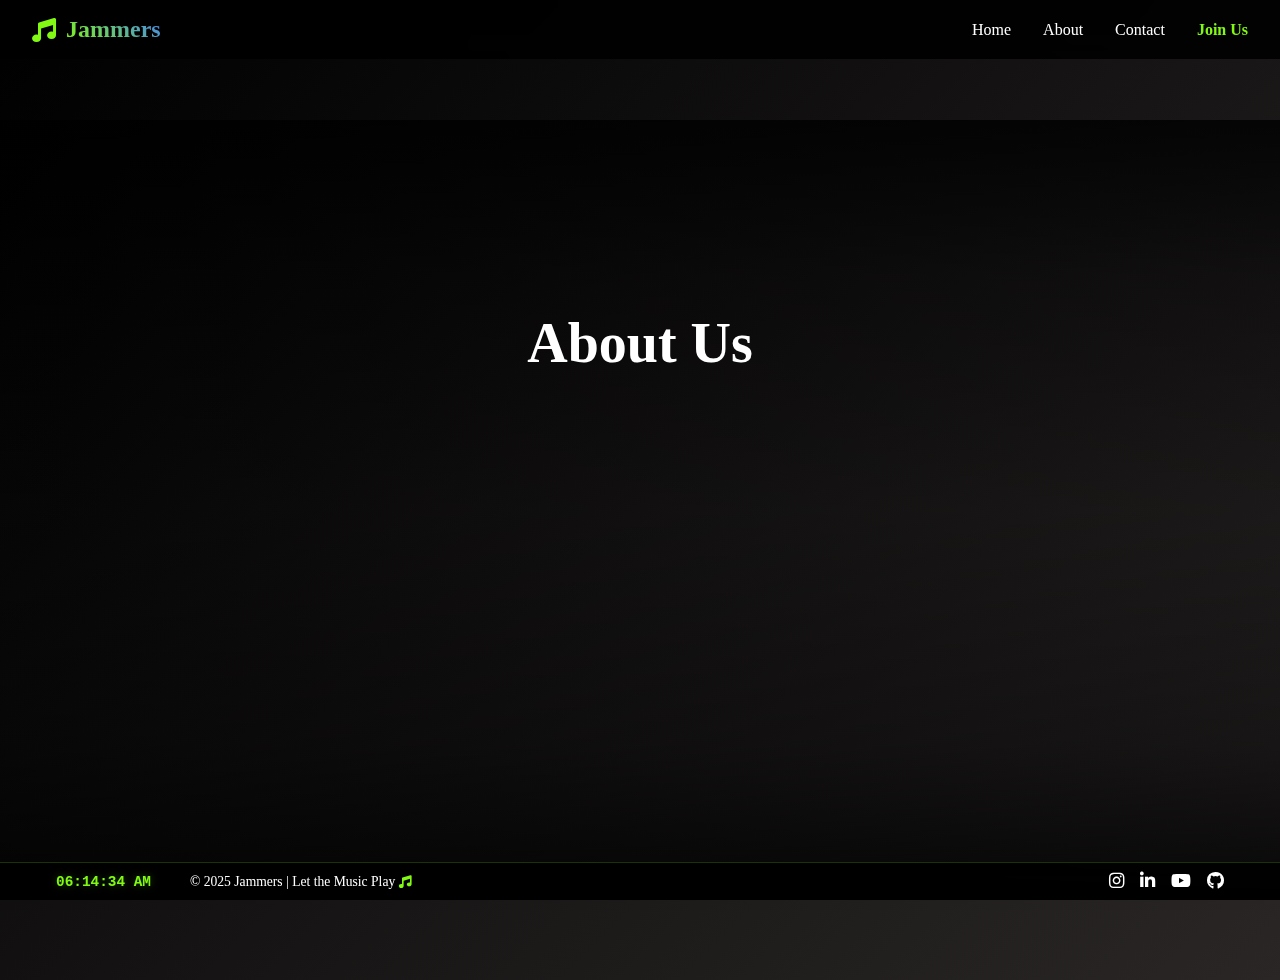
<file: about.html>
<!DOCTYPE html>
<html lang="en">
<head>
    <meta charset="UTF-8">
    <meta name="viewport" content="width=device-width, initial-scale=1.0">
    <title>Jammers - Music Club</title>
    <link rel="stylesheet" href="style.css">
    <link rel="stylesheet" href="https://cdnjs.cloudflare.com/ajax/libs/font-awesome/6.0.0/css/all.min.css">
</head>
<body>
    <header>
        <div class="logo">
            <i class="fas fa-music"></i>
            <span>Jammers</span>
        </div>
        <nav>
            <ul>
                <li><a href="index.html">Home</a></li>
                <li><a href="about.html">About</a></li>
                <li><a href="#">Contact</a></li>
                <li><a href="apply.html" class="apply-link">Join Us</a></li>
            </ul>
        </nav>
    </header>

    <main class="main-content">
        
        <section id="about" class="about-section">
            <h2>About Us</h2>
            <p>Jammers is a vibrant music club dedicated to bringing together talented musicians and music enthusiasts. We create, perform, and celebrate music in all its forms.</p>
            <div class="features">
                <div class="feature">
                    <i class="fas fa-music"></i>
                    <h3>Live Performances</h3>
                    <p>Regular concerts and jam sessions</p>
                </div>
                <div class="feature">
                    <i class="fas fa-users"></i>
                    <h3>Community</h3>
                    <p>A growing family of music lovers</p>
                </div>
                <div class="feature">
                    <i class="fas fa-star"></i>
                    <h3>Excellence</h3>
                    <p>Committed to musical excellence</p>
                </div>
            </div>
        </section>
    </main>

    <footer class="footer">
        <!-- Same footer as index.html -->
        <div class="footer-content">
            <div class="footer-left">
                <div class="live-time" id="live-time"></div>
                <div class="footer-text">
                    <p>© 2025 Jammers | Let the Music Play <i class="fas fa-music"></i></p>
                </div>
            </div>
            <div class="social-links">
                <a href="#" class="social-link">
                    <i class="fab fa-instagram"></i>
                </a>
                <a href="#" class="social-link">
                    <i class="fab fa-linkedin-in"></i>
                </a>
                <a href="#" class="social-link">
                    <i class="fab fa-youtube"></i>
                </a>
                <a href="#" class="social-link">
                    <i class="fab fa-github"></i>
                </a>
            </div>
        </div>
    </footer>
    <script src="script.js"></script>
</body>
</html>
</file>
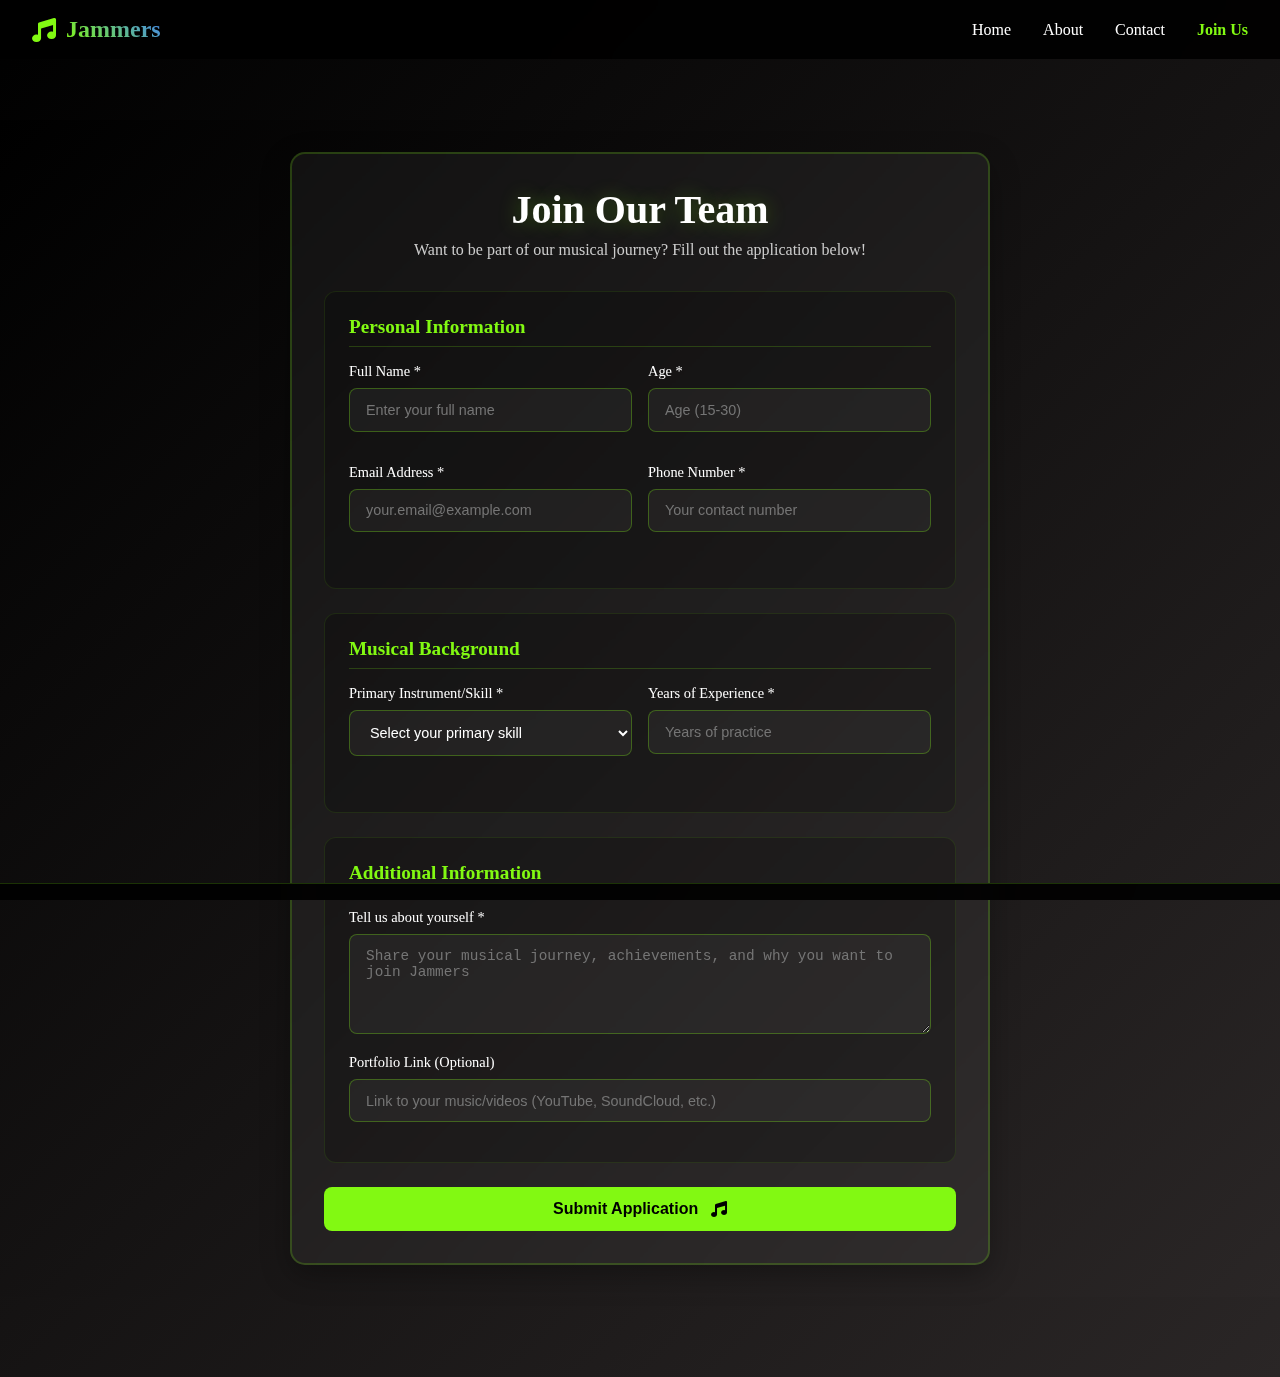
<file: apply.html>
<!DOCTYPE html>
<html lang="en">
<head>
    <meta charset="UTF-8">
    <meta name="viewport" content="width=device-width, initial-scale=1.0">
    <title>Join Jammers - Application</title>
    <link rel="stylesheet" href="style.css">
    <link rel="stylesheet" href="https://cdnjs.cloudflare.com/ajax/libs/font-awesome/6.0.0/css/all.min.css">
    <link href="https://fonts.googleapis.com/css2?family=Playfair+Display:ital@0;1&display=swap" rel="stylesheet">
</head>
<body>
    <header>
        <div class="logo">
            <i class="fas fa-music"></i>
            <span>Jammers</span>
        </div>
        <nav>
            <ul>
                <li><a href="index.html">Home</a></li>
                <li><a href="about.html">About</a></li>
                <li><a href="#">Contact</a></li>
                <li><a href="apply.html" class="apply-link">Join Us</a></li>
            </ul>
        </nav>
    </header>

    <main class="main-content">
        <section class="apply-section">
            <div class="apply-container">
                <div class="apply-header">
                    <h2>Join Our <span>Team</span></h2>
                    <p class="apply-intro">Want to be part of our musical journey? Fill out the application below!</p>
                </div>
                
                <form class="apply-form" id="applicationForm" action="process_application.php" method="POST">
                    <!-- Personal Information -->
                    <div class="form-section">
                        <h3>Personal Information</h3>
                        <div class="form-group-row">
                            <div class="form-group">
                                <label for="fullName">Full Name *</label>
                                <input type="text" id="fullName" name="fullName" placeholder="Enter your full name" required>
                            </div>

                            <div class="form-group">
                                <label for="age">Age *</label>
                                <input type="number" id="age" name="age" min="15" max="30" placeholder="Age (15-30)" required>
                            </div>
                        </div>

                        <div class="form-group-row">
                            <div class="form-group">
                                <label for="email">Email Address *</label>
                                <input type="email" id="email" name="email" placeholder="your.email@example.com" required>
                            </div>

                            <div class="form-group">
                                <label for="phone">Phone Number *</label>
                                <input type="tel" id="phone" name="phone" placeholder="Your contact number" required>
                            </div>
                        </div>
                    </div>

                    <!-- Musical Background -->
                    <div class="form-section">
                        <h3>Musical Background</h3>
                        <div class="form-group-row">
                            <div class="form-group">
                                <label for="instrument">Primary Instrument/Skill *</label>
                                <select id="instrument" name="instrument" required>
                                    <option value="">Select your primary skill</option>
                                    <option value="vocals">Vocals</option>
                                    <option value="guitar">Guitar</option>
                                    <option value="piano">Piano/Keyboard</option>
                                    <option value="drums">Drums</option>
                                    <option value="bass">Bass Guitar</option>
                                    <option value="violin">Violin</option>
                                    <option value="production">Music Production</option>
                                    <option value="other">Other</option>
                                </select>
                            </div>

                            <div class="form-group">
                                <label for="experience">Years of Experience *</label>
                                <input type="number" id="experience" name="experience" min="0" placeholder="Years of practice" required>
                            </div>
                        </div>
                    </div>

                    <!-- Additional Information -->
                    <div class="form-section">
                        <h3>Additional Information</h3>
                        <div class="form-group">
                            <label for="about">Tell us about yourself *</label>
                            <textarea id="about" name="about" rows="4" 
                                placeholder="Share your musical journey, achievements, and why you want to join Jammers" required></textarea>
                        </div>

                        <div class="form-group">
                            <label for="portfolio">Portfolio Link <span class="optional">(Optional)</span></label>
                            <input type="url" id="portfolio" name="portfolio" 
                                placeholder="Link to your music/videos (YouTube, SoundCloud, etc.)">
                        </div>
                    </div>

                    <div id="statusMessage" style="display: none;"></div>

                    <button type="submit" class="submit-btn">
                        <span>Submit Application</span>
                        <i class="fas fa-music"></i>
                    </button>
                </form>
            </div>
        </section>
    </main>

    <footer class="footer">
        <!-- Same footer as other pages -->
    </footer>
    <script>
    document.getElementById('applicationForm').addEventListener('submit', function(e) {
        e.preventDefault();
        
        const submitBtn = document.querySelector('.submit-btn');
        submitBtn.textContent = 'Submitting...';
        submitBtn.disabled = true;

        fetch('http://localhost/jammers/process_application.php', {
            method: 'POST',
            headers: {
                'Content-Type': 'application/x-www-form-urlencoded'
            },
            body: new URLSearchParams(new FormData(this))
        })
        .then(response => {
            console.log('Response status:', response.status);
            return response.text();
        })
        .then(data => {
            console.log('Server response:', data);
            try {
                const result = JSON.parse(data);
                alert(result.message);
                if (result.status === 'success') {
                    this.reset();
                }
            } catch (e) {
                console.error('Error parsing response:', data);
                alert('Server error. Please try again.');
            }
        })
        .catch(error => {
            console.error('Error:', error);
            alert('Error submitting form: ' + error.message);
        })
        .finally(() => {
            submitBtn.textContent = 'Submit Application';
            submitBtn.disabled = false;
        });
    });
    </script>
</body>
</html>
</file>
<file: style.css>
* {
    margin: 0;
    padding: 0;
    box-sizing: border-box;
}

header {
    position: fixed;
    top: 0;
    left: 0;
    right: 0;
    z-index: 100;
    background-color: rgba(0, 0, 0, 0.9);
    backdrop-filter: blur(10px);
    padding: 1rem 2rem;
    display: flex;
    justify-content: space-between;
    align-items: center;
}

.logo {
    display: flex;
    align-items: center;
    gap: 10px;
    color: rgb(130, 249, 18);
    font-size: 1.5rem;
    font-weight: bold;
}

.logo i {
    animation: pulse 2s infinite;
}

.logo span {
    background: linear-gradient(45deg, rgb(130, 249, 18), #4285f4);
    -webkit-background-clip: text;
    background-clip: text;
    color: transparent;
    animation: glow 3s infinite;
}

nav ul {
    list-style: none;
    display: flex;
    gap: 2rem;
}

nav a {
    color: white;
    text-decoration: none;
    font-size: 1rem;
}

nav a:hover {
    color: #ddd;
}

/* Footer Styles */
.footer {
    background-color: rgba(0, 0, 0, 0.9);
    padding: 0.5rem;
    position: fixed;
    bottom: 0;
    width: 100%;
    z-index: 10;
    backdrop-filter: blur(10px);
    border-top: 1px solid rgba(130, 249, 18, 0.2);
}

.footer-content {
    max-width: 1200px;
    margin: 0 auto;
    display: flex;
    justify-content: space-between;
    align-items: center;
    padding: 0 1rem;
}

.footer-left {
    display: flex;
    align-items: center;
    gap: 1.5rem;
}

.live-time {
    color: rgb(130, 249, 18);
    font-size: 0.9rem;
    font-family: monospace;
    font-weight: bold;
    min-width: 110px;
    text-align: left;
}

.live-time span {
    text-shadow: 0 0 8px rgba(130, 249, 18, 0.3);
}

.social-links {
    display: flex;
    gap: 1rem;
}

.social-link {
    transition: all 0.3s ease;
    color: white;
    font-size: 1.1rem;
}

.social-link:hover {
    color: rgb(130, 249, 18);
    transform: translateY(-3px);
}

.footer-text {
    color: white;
    font-size: 0.85rem;
    display: flex;
    align-items: center;
    gap: 0.5rem;
}

.footer-text i {
    color: rgb(130, 249, 18);
    font-size: 0.8rem;
    animation: bounce 2s infinite;
}

.footer-text span {
    text-shadow: 0 0 10px rgba(130, 249, 18, 0.3);
}

@keyframes bounce {
    0%, 100% {
        transform: translateY(0);
    }
    50% {
        transform: translateY(-3px);
    }
}

/* Responsive adjustments */
@media (max-width: 768px) {
    .footer {
        padding: 0.5rem;
    }

    .footer-content {
        padding: 0 0.5rem;
    }

    .footer-left {
        gap: 1rem;
    }

    .live-time {
        font-size: 0.8rem;
        min-width: auto;
    }

    .footer-text {
        font-size: 0.8rem;
    }

    .social-link {
        font-size: 1rem;
    }
}

@media (max-width: 480px) {
    .footer {
        padding: 0.4rem;
    }

    .footer-content {
        padding: 0.3rem;
    }

    .live-time {
        font-size: 0.75rem;
    }

    .footer-text {
        font-size: 0.75rem;
    }

    .social-link {
        font-size: 0.9rem;
    }
}

/* Body adjustments */
body {
    margin: 0;
    min-height: 100vh;
    background: linear-gradient(135deg, #000000, #2a2626);
    display: flex;
    flex-direction: column;
    position: relative;
    overflow-x: hidden;
}

/* Main content adjustments */
.main-content {
    min-height: 100vh;
    padding-top: 120px; /* Increased for mobile */
    padding-bottom: 80px; /* Increased for mobile */
}

.animated-content {
    flex: 1;
    min-height: calc(100vh - 120px);
    padding: 2rem;
    margin-top: 60px;
    margin-bottom: 0;
    position: relative;
    overflow: hidden;
}

.floating-shapes {
    position: absolute;
    top: 0;
    left: 0;
    width: 100%;
    height: 100%;
    z-index: 1;
    pointer-events: none;
}

.shape {
    position: absolute;
    width: 50px;
    height: 50px;
    animation: float 15s infinite;
    filter: brightness(0) invert(1);
    opacity: 0.3;
}

.shape:nth-child(1) {
    width: 60px;
    height: 60px;
    left: 10%;
    animation-delay: 0s;
}

.shape:nth-child(2) {
    width: 80px;
    height: 80px;
    right: 15%;
    animation-delay: -5s;
}

.shape:nth-child(3) {
    width: 40px;
    height: 40px;
    left: 30%;
    top: 40%;
    animation-delay: -7s;
}

.shape:nth-child(4) {
    width: 70px;
    height: 70px;
    right: 25%;
    top: 60%;
    animation-delay: -3s;
}

.shape:nth-child(5) {
    width: 55px;
    height: 55px;
    left: 20%;
    top: 70%;
    animation-delay: -4s;
}

.shape:nth-child(6) {
    width: 65px;
    height: 65px;
    right: 40%;
    top: 30%;
    animation-delay: -6s;
}

.shape:nth-child(7) {
    width: 45px;
    height: 45px;
    left: 50%;
    top: 20%;
    animation-delay: -8s;
}

.shape:nth-child(8) {
    width: 75px;
    height: 75px;
    right: 10%;
    top: 80%;
    animation-delay: -2s;
}

.content-container {
    position: relative;
    z-index: 2;
    max-width: 1200px;
    margin: 0 auto;
    text-align: center;
    color: white;
    padding: 0 1rem;
}

.title {
    font-size: 4.0rem;
    margin-bottom: 1rem;
    opacity: 0;
    animation: fadeUp 1s forwards;
}

.title span {
    background: linear-gradient(45deg, rgb(130, 249, 18), #4285f4);
    -webkit-background-clip: text;
    background-clip: text;
    color: transparent;
    animation: glow 3s infinite;
}

.subtitle {
    font-size: 1.5rem;
    margin-bottom: 3rem;
    opacity: 0;
    animation: fadeUp 1s 0.3s forwards;
}

/* Cards container adjustments */
.cards-container {
    display: flex;
    gap: 2.5rem;
    justify-content: center;
    flex-wrap: wrap;
    padding: 1rem 0;
    margin-top: 1rem;
}

.card {
    background: rgba(255, 255, 255, 0.05);
    backdrop-filter: blur(10px);
    border-radius: 15px;
    width: 280px;
    height: 330px;
    cursor: pointer;
    transition: all 0.3s ease;
    opacity: 0;
    animation: fadeUp 1s 0.6s forwards;
    border: 1px solid rgba(130, 249, 18, 0.2);
    overflow: hidden;
    position: relative;
    display: flex;
    flex-direction: column;
}

.card-image {
    width: 100%;
    height: 200px;
    overflow: hidden;
    border-radius: 15px 15px 0 0;
    background-color: rgba(130, 249, 18, 0.03);
    padding: 1.5rem;
    display: flex;
    align-items: center;
    justify-content: center;
}

.card-image img {
    width: 80%;
    height: 80%;
    object-fit: contain;
    transition: transform 0.5s ease;
}

.card-content {
    padding: 1.5rem;
    text-align: center;
    background: linear-gradient(to bottom, rgba(255, 255, 255, 0.05), rgba(130, 249, 18, 0.03));
    flex: 1;
    display: flex;
    flex-direction: column;
    justify-content: center;
}

.card i {
    font-size: 2.2rem;
    color: rgb(130, 249, 18);
    margin-bottom: 1rem;
    transition: transform 0.3s ease;
}

.card h3 {
    font-size: 1.4rem;
    margin-bottom: 1rem;
    color: rgb(130, 249, 18);
}

.card p {
    color: #fff;
    font-size: 1rem;
    line-height: 1.5;
    opacity: 0.9;
}

.card:hover {
    transform: translateY(-10px);
    border-color: rgb(130, 249, 18);
    box-shadow: 0 0 25px rgba(130, 249, 18, 0.2);
}

.card:hover .card-image {
    background-color: rgba(130, 249, 18, 0.08);
}

.card:hover .card-image img {
    transform: scale(1.1) translateY(-5px);
}

.card:hover i {
    transform: scale(1.2) rotate(15deg);
}

/* Responsive adjustments */
@media (max-width: 992px) {
    .card {
        width: calc(50% - 2rem);
        height: 300px;
    }
}

@media (max-width: 768px) {
    .animated-content {
        padding: 1rem;
        margin-top: 50px;
        margin-bottom: 70px;
        min-height: calc(100vh - 100px);
    }

    .content-container {
        padding: 0 0.5rem;
    }

    .cards-container {
        gap: 1.5rem;
    }

    .card {
        width: 100%;
        max-width: 280px;
        height: 280px;
    }

    .card-image {
        height: 140px;
    }

    .card-content {
        padding: 1rem;
    }

    .card h3 {
        font-size: 1.2rem;
        margin-bottom: 0.5rem;
    }

    .card p {
        font-size: 0.9rem;
        line-height: 1.4;
    }

    .card i {
        font-size: 2rem;
        margin-bottom: 0.5rem;
    }
}

/* Add for better tablet support */
@media (min-width: 769px) and (max-width: 1024px) {
    .card {
        width: calc(50% - 2rem);
        max-width: 300px;
        height: 300px;
    }
}

@keyframes float {
    0%, 100% {
        transform: translateY(0) rotate(0deg) scale(1);
    }
    25% {
        transform: translateX(50px) rotate(90deg) scale(1.1);
    }
    50% {
        transform: translateY(-100px) rotate(180deg) scale(1);
    }
    75% {
        transform: translateX(-50px) rotate(270deg) scale(1.1);
    }
}

@keyframes fadeUp {
    from {
        opacity: 0;
        transform: translateY(20px);
    }
    to {
        opacity: 1;
        transform: translateY(0);
    }
}

@keyframes pulse {
    0%, 100% {
        transform: scale(1);
    }
    50% {
        transform: scale(1.2);
    }
}

@keyframes glow {
    0%, 100% {
        filter: brightness(1);
        text-shadow: 0 0 10px rgba(130, 249, 18, 0.5);
    }
    50% {
        filter: brightness(1.2);
        text-shadow: 0 0 20px rgba(130, 249, 18, 0.8);
    }
}

/* Fix scrollbar appearance */
::-webkit-scrollbar {
    width: 10px;
}

::-webkit-scrollbar-track {
    background: rgba(0, 0, 0, 0.1);
}

::-webkit-scrollbar-thumb {
    background: rgba(130, 249, 18, 0.3);
    border-radius: 5px;
}

::-webkit-scrollbar-thumb:hover {
    background: rgba(130, 249, 18, 0.5);
}

/* Member Section Styles */
.member-section {
    position: relative;
    padding: 4rem 0 6rem 0;
    height: 100vh;
    display: flex;
    flex-direction: column;
    align-items: center;
    justify-content: flex-start;
    overflow: hidden;
}

/* Add gradient overlay for smooth transition */
.member-section::before {
    content: '';
    position: absolute;
    top: -100px;
    left: 0;
    right: 0;
    height: 100px;
    background: linear-gradient(to bottom, transparent, rgba(0, 0, 0, 0.5));
    pointer-events: none;
}

.section-title {
    text-align: center;
    font-size: 3.5rem;
    margin-bottom: 1rem;
    margin-top: 4rem;
    color: #fff;
    text-transform: uppercase;
    letter-spacing: 2px;
    position: relative;
    z-index: 2;
}

.section-title span {
    background: linear-gradient(45deg, rgb(130, 249, 18), #4285f4);
    -webkit-background-clip: text;
    background-clip: text;
    color: transparent;
    animation: glow 3s infinite;
}

/* Fixed carousel container size */
.carousel {
    position: relative;
    height: 500px; /* Fixed height */
    width: 100%;
    max-width: 1400px; /* Limit maximum width */
    display: flex;
    justify-content: center;
    align-items: center;
    perspective: 2500px;
    transform-style: preserve-3d;
    margin: 0 auto; /* Center horizontally */
    z-index: 2;
}

/* Fixed card sizes */
.carousel-item {
    position: absolute;
    width: 300px; /* Fixed width */
    height: 400px; /* Fixed height */
    left: 50%;
    transform-origin: center center;
    transition: all 0.6s cubic-bezier(0.4, 0.0, 0.2, 1);
    backface-visibility: hidden;
    transform-style: preserve-3d;
    will-change: transform, opacity;
    opacity: 0;
    pointer-events: none;
}

.carousel-item.visible {
    opacity: 1;
    pointer-events: none;
}

.carousel-item.active {
    pointer-events: auto;
    z-index: 1000;
}

.carousel-item:hover {
    z-index: auto;
}

.carousel-box {
    position: relative;
    width: 100%;
    height: 100%;
    border-radius: 25px;
    overflow: hidden;
    box-shadow: 0 10px 40px rgba(0, 0, 0, 0.6);
    border: 2px solid rgba(130, 249, 18, 0.5);
    transform-style: preserve-3d;
    background: #000;
    transform: translateX(-50%);
    transition: all 0.4s cubic-bezier(0.4, 0.0, 0.2, 1);
    backface-visibility: hidden;
    pointer-events: auto;
}

.carousel-box img {
    width: 100%;
    height: 100%;
    object-fit: cover;
    transition: transform 0.6s cubic-bezier(0.23, 1, 0.32, 1);
}

.carousel-box::before {
    content: '';
    position: absolute;
    inset: 0;
    background: linear-gradient(
        to bottom,
        rgba(0, 0, 0, 0.8) 0%,
        rgba(0, 0, 0, 0.2) 30%,
        rgba(0, 0, 0, 0.2) 50%,
        rgba(0, 0, 0, 0.4) 70%,
        rgba(0, 0, 0, 0.8) 100%
    );
    z-index: 1;
    transition: opacity 0.3s ease;
}

.carousel-item.active .carousel-box:hover {
    transform: translateX(-50%) translateY(-15px) scale(1.05);
    box-shadow: 0 15px 50px rgba(130, 249, 18, 0.5);
    border-color: rgba(130, 249, 18, 0.8);
}

.carousel-item.active .carousel-box:hover img {
    transform: scale(1.1);
}

.carousel-item.active .carousel-box:hover .ctitle {
    transform: translateY(-8px);
    color: rgb(155, 255, 55);
}

.carousel-item.active .carousel-box:hover .num {
    transform: scale(1.1) translateX(5px);
    color: rgb(155, 255, 55);
}

.carousel-item.active .carousel-box:hover .insta {
    background: rgba(130, 249, 18, 0.2);
    transform: scale(1.15) rotate(8deg);
    border-color: rgba(130, 249, 18, 0.6);
}

.ctitle {
    position: absolute;
    bottom: 25px;
    left: 20px;
    right: 20px;
    color: rgb(130, 249, 18);
    font-size: 1.4rem;
    font-weight: bold;
    text-shadow: 0 2px 8px rgba(0, 0, 0, 0.9);
    z-index: 2;
    transition: all 0.4s ease;
    text-align: center;
    transform: translateY(0);
}

.carousel-box:hover .ctitle {
    transform: translateY(-8px);
    color: rgb(155, 255, 55);
}

/* Number styles */
.num {
    position: absolute;
    top: 25px;
    left: 25px;
    color: rgba(130, 249, 18, 0.9);
    font-size: 2.8rem;
    font-weight: bold;
    text-shadow: 0 2px 8px rgba(0, 0, 0, 0.9);
    z-index: 2;
    transition: transform 0.4s ease;
}

/* Instagram icon styles */
.insta {
    position: absolute;
    top: 20px;
    right: 20px;
    z-index: 10;
    transition: all 0.4s ease;
    background: rgba(0, 0, 0, 0.6);
    padding: 8px;
    border-radius: 50%;
    border: 1px solid rgba(130, 249, 18, 0.3);
    display: flex;
    align-items: center;
    justify-content: center;
}

.insta a {
    display: flex;
    align-items: center;
    justify-content: center;
    text-decoration: none;
}

.insta svg {
    width: 24px;
    height: 24px;
    fill: rgb(130, 249, 18);
}

/* Hover effect for Instagram icon */
.carousel-item.active .insta:hover {
    transform: scale(1.15) rotate(8deg);
    background: rgba(130, 249, 18, 0.2);
    border-color: rgba(130, 249, 18, 0.8);
}

/* Make sure Instagram icon is visible on all cards */
.carousel-item.visible .insta {
    opacity: 1;
    pointer-events: auto;
}

/* Responsive adjustments for Instagram icon */
@media (max-width: 768px) {
    .insta {
        top: 15px;
        right: 15px;
        padding: 6px;
    }
    
    .insta svg {
        width: 20px;
        height: 20px;
    }
}

/* Team tagline positioning */
.team-tagline {
    position: absolute;
    bottom: 3rem;
    width: 100%;
    text-align: center;
    font-size: 2rem;
    color: #fff;
    font-style: italic;
    letter-spacing: 2px;
    opacity: 0;
    animation: fadeUp 1s 0.3s forwards;
}

.music-note {
    color: rgb(130, 249, 18);
    display: inline-block;
    margin: 0 10px;
    animation: bounce 2s infinite;
}

.music-note:first-child {
    animation-delay: 0.3s;
}

.music-note:last-child {
    animation-delay: 0.6s;
}

/* Add this keyframe if not already present */
@keyframes bounce {
    0%, 100% { transform: translateY(0); }
    50% { transform: translateY(-10px) rotate(10deg); }
}

/* Responsive adjustments */
@media (max-width: 1200px) {
    .carousel {
        height: 450px;
    }
    
    .carousel-item {
        width: 280px;
        height: 380px;
    }
}

@media (max-width: 768px) {
    .member-section {
        padding: 3rem 0 5rem 0;
    }

    .section-title {
        font-size: 2.5rem;
        margin-bottom: 2rem;
    }

    .carousel {
        height: 400px;
    }
    
    .carousel-item {
        width: 260px;
        height: 350px;
    }
    
    .ctitle {
        font-size: 1.2rem;
    }
}

@media (max-height: 800px) {
    .member-section {
        padding: 2rem 0 4rem 0;
    }

    .carousel {
        height: 380px;
    }
    
    .carousel-item {
        width: 240px;
        height: 320px;
    }
}

@media (max-width: 480px) {
    .member-section {
        padding: 2rem 0 4rem 0;
    }

    .carousel {
        height: 350px;
    }
    
    .carousel-item {
        width: 220px;
        height: 300px;
    }
    
    .ctitle {
        font-size: 1.1rem;
    }

    .nav-btn {
        width: 35px;
        height: 35px;
    }
}

/* Adjust navigation buttons position */
.carousel-nav {
    position: absolute;
    width: 100%;
    top: 50%;
    transform: translateY(-50%);
    z-index: 100;
    pointer-events: none;
    max-width: 1400px;
    left: 50%;
    transform: translate(-50%, -50%);
}

.nav-btn {
    position: absolute;
    width: 50px;
    height: 50px;
    border-radius: 50%;
    background: rgba(0, 0, 0, 0.8);
    border: 2px solid rgba(130, 249, 18, 0.5);
    color: rgb(130, 249, 18);
    font-size: 1.2rem;
    cursor: pointer;
    transition: all 0.3s ease;
    pointer-events: auto;
}

.prev-btn {
    left: 2rem;
}

.next-btn {
    right: 2rem;
}

.nav-btn:hover {
    background: rgba(130, 249, 18, 0.2);
    transform: scale(1.1);
}

/* Responsive adjustments */
@media (max-width: 768px) {
    .section-title {
        font-size: 2.5rem;
        margin-bottom: 2rem;
    }

    .nav-btn {
        width: 40px;
        height: 40px;
        font-size: 1rem;
    }

    .prev-btn {
        left: 1rem;
    }

    .next-btn {
        right: 1rem;
    }
}

/* Member section floating shapes */
.member-floating-shapes {
    position: absolute;
    top: 0;
    left: 0;
    width: 100%;
    height: 100%;
    z-index: 1;
    pointer-events: none;
    opacity: 0.4;
}

.member-floating-shapes .shape {
    position: absolute;
    width: 50px;
    height: 50px;
    animation: memberFloat 20s infinite;
    filter: brightness(0) invert(1);
    opacity: 0.15;
}

.member-floating-shapes .shape:nth-child(1) {
    width: 60px;
    height: 60px;
    left: 5%;
    animation-delay: -2s;
}

.member-floating-shapes .shape:nth-child(2) {
    width: 70px;
    height: 70px;
    right: 10%;
    animation-delay: -5s;
}

.member-floating-shapes .shape:nth-child(3) {
    width: 45px;
    height: 45px;
    left: 15%;
    top: 60%;
    animation-delay: -8s;
}

.member-floating-shapes .shape:nth-child(4) {
    width: 55px;
    height: 55px;
    right: 20%;
    top: 30%;
    animation-delay: -3s;
}

.member-floating-shapes .shape:nth-child(5) {
    width: 65px;
    height: 65px;
    left: 30%;
    top: 40%;
    animation-delay: -6s;
}

.member-floating-shapes .shape:nth-child(6) {
    width: 50px;
    height: 50px;
    right: 25%;
    top: 70%;
    animation-delay: -4s;
}

@keyframes memberFloat {
    0%, 100% {
        transform: translateY(0) rotate(0deg) scale(1);
    }
    25% {
        transform: translateX(30px) rotate(45deg) scale(1.1);
    }
    50% {
        transform: translateY(-50px) rotate(90deg) scale(1);
    }
    75% {
        transform: translateX(-30px) rotate(-45deg) scale(1.1);
    }
}

/* Main page specific styles */
.main-content {
    padding-top: 120px;
    min-height: 100vh;
}

.hero-section {
    height: 100vh;
    display: flex;
    align-items: center;
    justify-content: center;
    position: relative;
    overflow: hidden;
}

.hero-content {
    text-align: center;
    color: white;
    z-index: 2;
    padding: 2rem;
}

.main-title {
    font-size: 5rem;
    margin-bottom: 1rem;
    opacity: 0;
    animation: fadeUp 1s forwards;
}

.main-subtitle {
    font-size: 2rem;
    margin-bottom: 3rem;
    opacity: 0;
    animation: fadeUp 1s 0.3s forwards;
}

.cta-buttons {
    display: flex;
    gap: 2rem;
    justify-content: center;
    opacity: 0;
    animation: fadeUp 1s 0.6s forwards;
}

.cta-btn {
    padding: 1rem 2rem;
    border-radius: 50px;
    text-decoration: none;
    font-size: 1.2rem;
    transition: all 0.3s ease;
    background: rgb(130, 249, 18);
    color: black;
    border: 2px solid rgb(130, 249, 18);
}

.cta-btn.secondary {
    background: transparent;
    color: rgb(130, 249, 18);
}

.cta-btn:hover {
    transform: translateY(-5px);
    box-shadow: 0 10px 20px rgba(130, 249, 18, 0.3);
}

/* About Section Styles - Merged with Site Theme */
.about-section {
    padding: 8rem 2rem 4rem;
    min-height: calc(100vh - 120px);
    display: flex;
    flex-direction: column;
    align-items: center;
    justify-content: center;
    text-align: center;
    position: relative;
    background: linear-gradient(135deg, #000000, #2a2626);
    overflow: hidden; /* For floating shapes */
}

/* Add floating shapes to about section */
.about-section .floating-shapes {
    position: absolute;
    top: 0;
    left: 0;
    width: 100%;
    height: 100%;
    z-index: 1;
    pointer-events: none;
}

.about-section h2 {
    font-size: 3.5rem;
    margin-bottom: 2rem;
    color: #fff;
    position: relative;
    z-index: 2;
    transition: all 0.4s ease;
    cursor: default;
}

.about-section h2:hover {
    text-shadow: 0 0 20px rgba(130, 249, 18, 0.5);
    letter-spacing: 3px;
}

.about-section h2::after {
    content: '';
    position: absolute;
    bottom: -10px;
    left: 50%;
    width: 0;
    height: 3px;
    background: linear-gradient(45deg, rgb(130, 249, 18), #4285f4);
    transition: all 0.4s ease;
    transform: translateX(-50%);
}

.about-section h2:hover::after {
    width: 200px;
}

.about-section > p {
    max-width: 800px;
    margin: 0 auto 4rem;
    color: #fff;
    font-size: 1.2rem;
    line-height: 1.8;
    opacity: 0;
    animation: fadeUp 1s 0.3s forwards;
    z-index: 2;
    font-family: 'Playfair Display', serif; /* Fancy font */
    font-style: italic;
    text-shadow: 0 2px 4px rgba(0, 0, 0, 0.3);
    transition: all 0.3s ease;
    padding: 1rem;
    border-left: 3px solid transparent;
    border-right: 3px solid transparent;
}

.about-section > p:hover {
    border-left-color: rgb(130, 249, 18);
    border-right-color: rgb(130, 249, 18);
    transform: scale(1.02);
    background: rgba(130, 249, 18, 0.05);
    border-radius: 10px;
}

/* Features Grid with Theme */
.features {
    display: grid;
    grid-template-columns: repeat(auto-fit, minmax(250px, 1fr));
    gap: 2rem;
    max-width: 1200px;
    width: 100%;
    margin: 0 auto;
    z-index: 2;
}

.feature {
    background: rgba(255, 255, 255, 0.05);
    backdrop-filter: blur(10px);
    border-radius: 15px;
    padding: 2rem;
    transition: all 0.4s cubic-bezier(0.23, 1, 0.32, 1);
    border: 2px solid rgba(130, 249, 18, 0.2);
    opacity: 0;
    animation: fadeUp 1s 0.6s forwards;
}

.feature:hover {
    transform: translateY(-10px);
    border-color: rgb(130, 249, 18);
    box-shadow: 0 10px 30px rgba(130, 249, 18, 0.3);
    background: rgba(130, 249, 18, 0.05);
}

.feature i {
    font-size: 2.5rem;
    color: rgb(130, 249, 18);
    margin-bottom: 1.5rem;
    transition: transform 0.4s ease;
    animation: pulse 2s infinite;
}

.feature:hover i {
    transform: scale(1.2) rotate(15deg);
    animation: none;
}

.feature h3 {
    color: rgb(130, 249, 18);
    font-size: 1.5rem;
    margin-bottom: 1rem;
    transition: color 0.3s ease;
}

.feature p {
    color: #fff;
    font-size: 1rem;
    line-height: 1.6;
    opacity: 0.9;
}

/* Add gradient overlay */
.about-section::before {
    content: '';
    position: absolute;
    top: 0;
    left: 0;
    right: 0;
    height: 100%;
    background: linear-gradient(to bottom, 
        rgba(0, 0, 0, 0.8) 0%,
        rgba(0, 0, 0, 0.4) 20%,
        rgba(0, 0, 0, 0.2) 50%,
        rgba(0, 0, 0, 0.4) 80%,
        rgba(0, 0, 0, 0.8) 100%
    );
    pointer-events: none;
}

/* Responsive Adjustments */
@media (max-width: 992px) {
    .about-section {
        padding: 6rem 1.5rem 3rem;
    }

    .about-section h2 {
        font-size: 3rem;
    }

    .features {
        grid-template-columns: repeat(auto-fit, minmax(200px, 1fr));
        gap: 1.5rem;
    }
}

@media (max-width: 768px) {
    .about-section {
        padding: 5rem 1rem 2rem;
    }

    .about-section h2 {
        font-size: 2.5rem;
    }

    .about-section > p {
        font-size: 1.1rem;
        margin-bottom: 3rem;
    }

    .feature {
        padding: 1.5rem;
    }

    .feature i {
        font-size: 2rem;
    }

    .feature h3 {
        font-size: 1.3rem;
    }
}

@media (max-width: 480px) {
    .about-section h2 {
        font-size: 2rem;
    }

    .about-section > p {
        font-size: 1rem;
    }

    .features {
        grid-template-columns: 1fr;
    }

    .feature {
        padding: 1.2rem;
    }
}

/* Application Form Styles */
.apply-section {
    width: 100%;
    min-height: calc(100vh - 140px);
    padding: 2rem;
    background: linear-gradient(135deg, #000000, #2a2626);
    display: flex;
    justify-content: center;
    align-items: flex-start;
}

.apply-container {
    width: 100%;
    max-width: 700px;
    margin: 0 auto;
    background: rgba(255, 255, 255, 0.05);
    backdrop-filter: blur(10px);
    border-radius: 15px;
    border: 2px solid rgba(130, 249, 18, 0.2);
    box-shadow: 0 10px 30px rgba(0, 0, 0, 0.3);
    padding: 2rem;
}

.apply-header {
    text-align: center;
    margin-bottom: 2rem;
}

.apply-header h2 {
    font-size: 2.5rem;
    color: #fff;
    margin-bottom: 0.5rem;
    text-shadow: 0 0 20px rgba(130, 249, 18, 0.3);
}

.apply-intro {
    font-size: 1rem;
    color: #ccc;
}

.form-section {
    background: rgba(0, 0, 0, 0.2);
    border-radius: 12px;
    padding: 1.5rem;
    margin-bottom: 1.5rem;
    border: 1px solid rgba(130, 249, 18, 0.1);
}

.form-section h3 {
    color: rgb(130, 249, 18);
    font-size: 1.2rem;
    margin-bottom: 1rem;
    padding-bottom: 0.5rem;
    border-bottom: 1px solid rgba(130, 249, 18, 0.2);
}

.form-group-row {
    display: flex;
    gap: 1rem;
    margin-bottom: 1rem;
}

.form-group {
    flex: 1;
    margin-bottom: 1rem;
}

.form-group label {
    display: block;
    color: #fff;
    margin-bottom: 0.5rem;
    font-size: 0.9rem;
    font-weight: 500;
}

.form-group input,
.form-group select,
.form-group textarea {
    width: 100%;
    padding: 0.8rem 1rem;
    background: rgba(255, 255, 255, 0.05);
    border: 1px solid rgba(130, 249, 18, 0.3);
    border-radius: 8px;
    color: #fff;
    font-size: 0.9rem;
    transition: all 0.3s ease;
}

.form-group textarea {
    min-height: 100px;
    resize: vertical;
}

.submit-btn {
    width: 100%;
    padding: 0.8rem;
    background: rgb(130, 249, 18);
    border: none;
    border-radius: 8px;
    color: #000;
    font-size: 1rem;
    font-weight: bold;
    cursor: pointer;
    transition: all 0.3s ease;
    margin-top: 1.5rem;
    display: flex;
    align-items: center;
    justify-content: center;
    gap: 0.8rem;
}

/* Responsive Design */
@media (max-width: 768px) {
    .apply-container {
        padding: 1.5rem;
    }

    .form-section {
        padding: 1rem;
    }

    .apply-header h2 {
        font-size: 2rem;
    }
}

@media (max-width: 480px) {
    .apply-container {
        padding: 1rem;
    }

    .form-section {
        padding: 0.8rem;
    }

    .apply-header h2 {
        font-size: 1.8rem;
    }
}

/* Message Styles */
.message {
    position: fixed;
    top: 100px;
    left: 50%;
    transform: translateX(-50%);
    padding: 1rem 2rem;
    border-radius: 5px;
    font-size: 1.1rem;
    z-index: 1000;
    animation: slideDown 0.3s ease-out;
}

.message.success {
    background: rgba(130, 249, 18, 0.2);
    border: 1px solid rgb(130, 249, 18);
    color: rgb(130, 249, 18);
}

.message.error {
    background: rgba(255, 0, 0, 0.2);
    border: 1px solid rgb(255, 0, 0);
    color: rgb(255, 100, 100);
}

@keyframes slideDown {
    from { transform: translate(-50%, -100%); }
    to { transform: translate(-50%, 0); }
}

/* Form Error State */
.form-group input.error,
.form-group select.error,
.form-group textarea.error {
    border-color: rgb(255, 0, 0);
    box-shadow: 0 0 10px rgba(255, 0, 0, 0.2);
}

#statusMessage {
    margin: 1rem 0;
    padding: 1rem;
    border-radius: 5px;
    text-align: center;
}

#statusMessage.success {
    background: rgba(130, 249, 18, 0.2);
    border: 1px solid rgb(130, 249, 18);
    color: rgb(130, 249, 18);
}

#statusMessage.error {
    background: rgba(255, 0, 0, 0.2);
    border: 1px solid rgb(255, 0, 0);
    color: rgb(255, 100, 100);
}

/* Join Section Styles */
.join-section {
    
    padding: 6rem 2rem;
    background: linear-gradient(135deg, #000000, #1a1a1a);
    color: white;
    text-align: center;
}

.join-content {
    max-width: 1200px;
    margin: 0 auto;
}

.join-section h2 {
    font-size: 2.5rem;
    margin-bottom: 1.5rem;
}

.join-section h2 span {
    color: rgb(130, 249, 18);
}

.join-section > p {
    font-size: 1.2rem;
    margin-bottom: 3rem;
    color: #ccc;
}

.join-cards {
    display: flex;
    justify-content: center;
    gap: 2rem;
    margin: 3rem 0;
    flex-wrap: wrap;
}

.join-card {
    background: rgba(255, 255, 255, 0.05);
    padding: 2rem;
    border-radius: 10px;
    width: 250px;
    transition: transform 0.3s ease;
}

.join-card:hover {
    transform: translateY(-10px);
    background: rgba(130, 249, 18, 0.1);
}

.join-card i {
    font-size: 2.5rem;
    color: rgb(130, 249, 18);
    margin-bottom: 1rem;
}

.join-card h3 {
    font-size: 1.5rem;
    margin-bottom: 1rem;
}

.join-card p {
    color: #ccc;
}

.join-button {
    display: inline-flex;
    align-items: center;
    gap: 1rem;
    background: rgb(130, 249, 18);
    color: black;
    padding: 1rem 2rem;
    border-radius: 50px;
    text-decoration: none;
    font-weight: bold;
    font-size: 1.1rem;
    transition: all 0.3s ease;
}

.join-button:hover {
    transform: translateY(-3px);
    box-shadow: 0 10px 20px rgba(130, 249, 18, 0.3);
}

.join-button i {
    transition: transform 0.3s ease;
}

.join-button:hover i {
    transform: translateX(5px);
}

/* Responsive Design */
@media (max-width: 768px) {
    .join-cards {
        flex-direction: column;
        align-items: center;
    }

    .join-card {
        width: 100%;
        max-width: 300px;
    }
}

.apply-link {
    color: rgb(130, 249, 18) !important;
    font-weight: bold;
}

.apply-link:hover {
    text-shadow: 0 0 10px rgba(130, 249, 18, 0.5);
}

/* Header Responsive Styles */
@media (max-width: 768px) {
    header {
        padding: 0.8rem 1rem;
    }

    .logo {
        font-size: 1.2rem;
        gap: 5px;
    }

    nav ul {
        gap: 1rem;
    }

    nav a {
        font-size: 0.9rem;
    }

    .apply-link {
        padding: 0.4rem 0.8rem;
        font-size: 0.9rem;
    }
}

@media (max-width: 480px) {
    header {
        padding: 0.6rem;
        flex-direction: column;
        gap: 0.5rem;
    }

    nav ul {
        gap: 0.8rem;
    }

    nav a {
        font-size: 0.8rem;
    }
}

/* Add padding to main content to account for header and footer */
.main-content {
    padding-top: 120px; /* Increased for mobile */
    padding-bottom: 80px; /* Increased for mobile */
}

@media (max-width: 768px) {
    .main-content {
        padding-top: 140px; /* More padding for collapsed header */
        padding-bottom: 100px; /* More padding for collapsed footer */
    }
}
</file>
